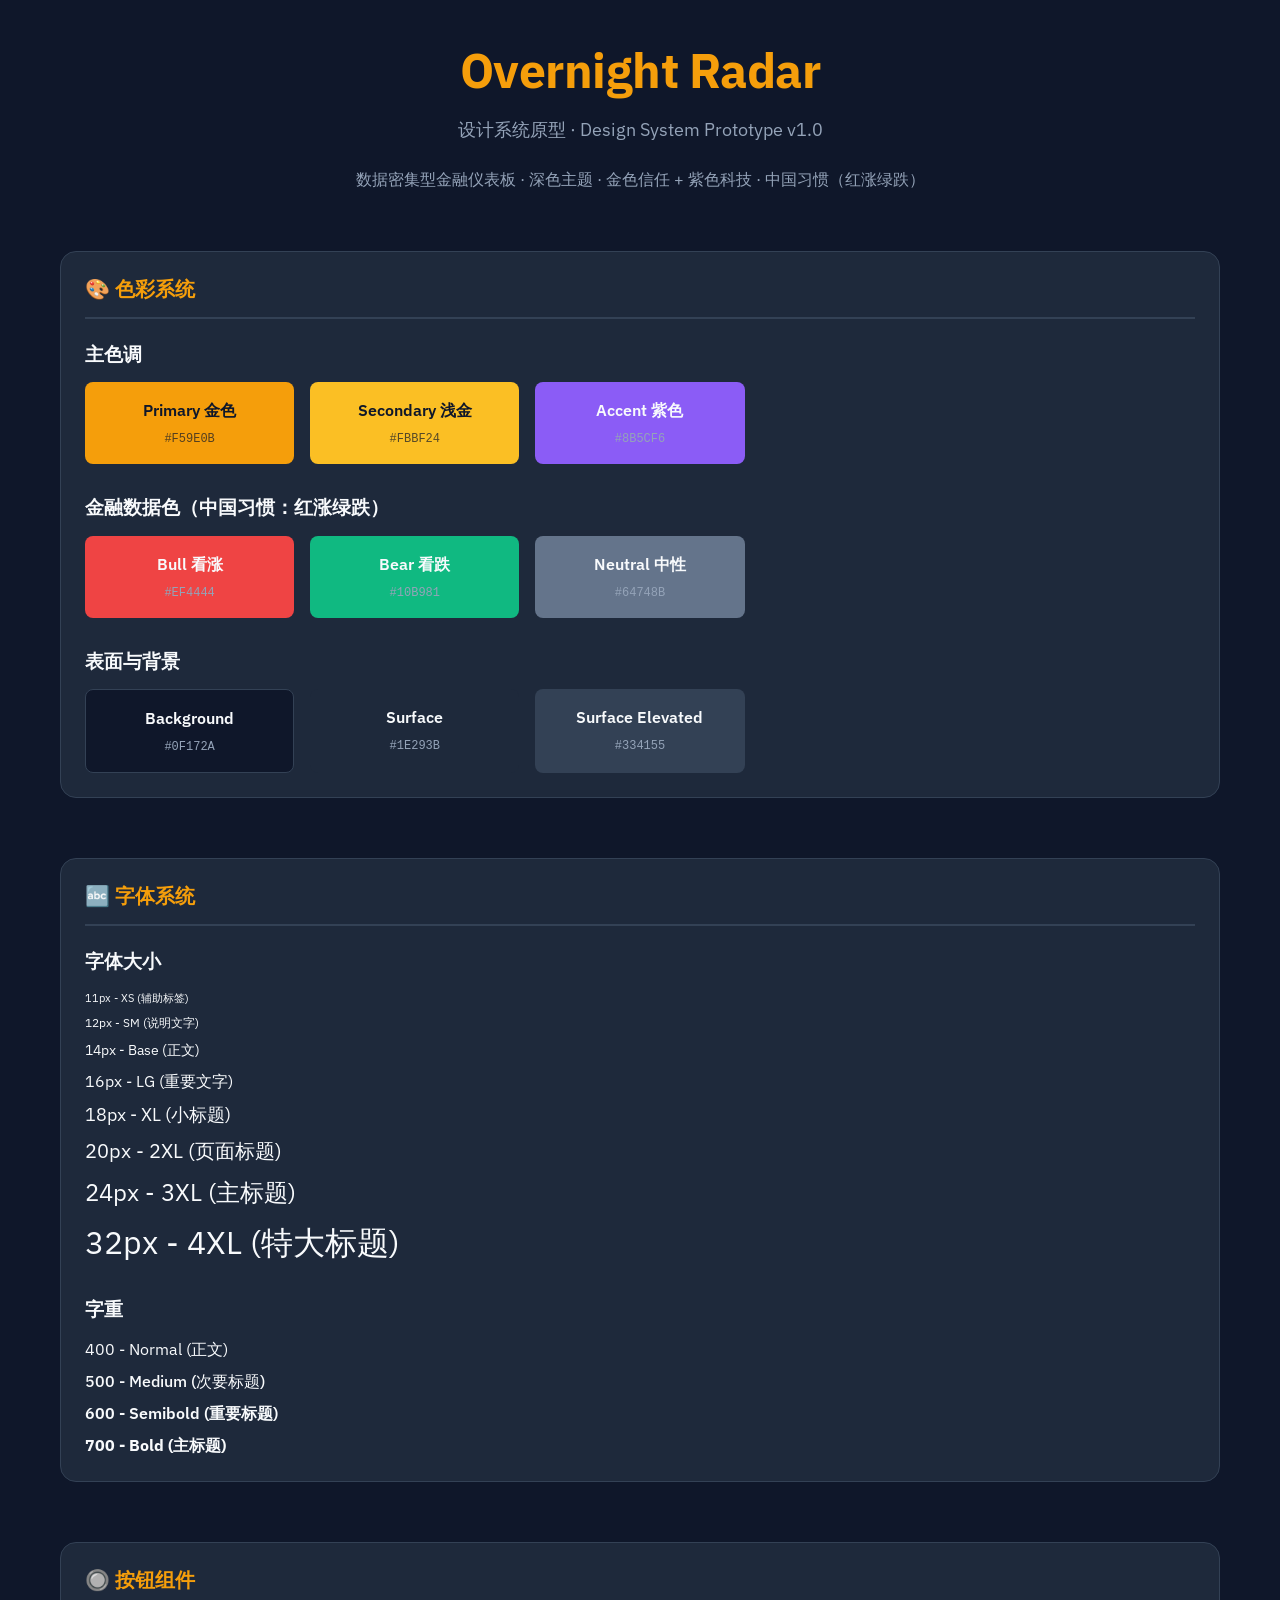
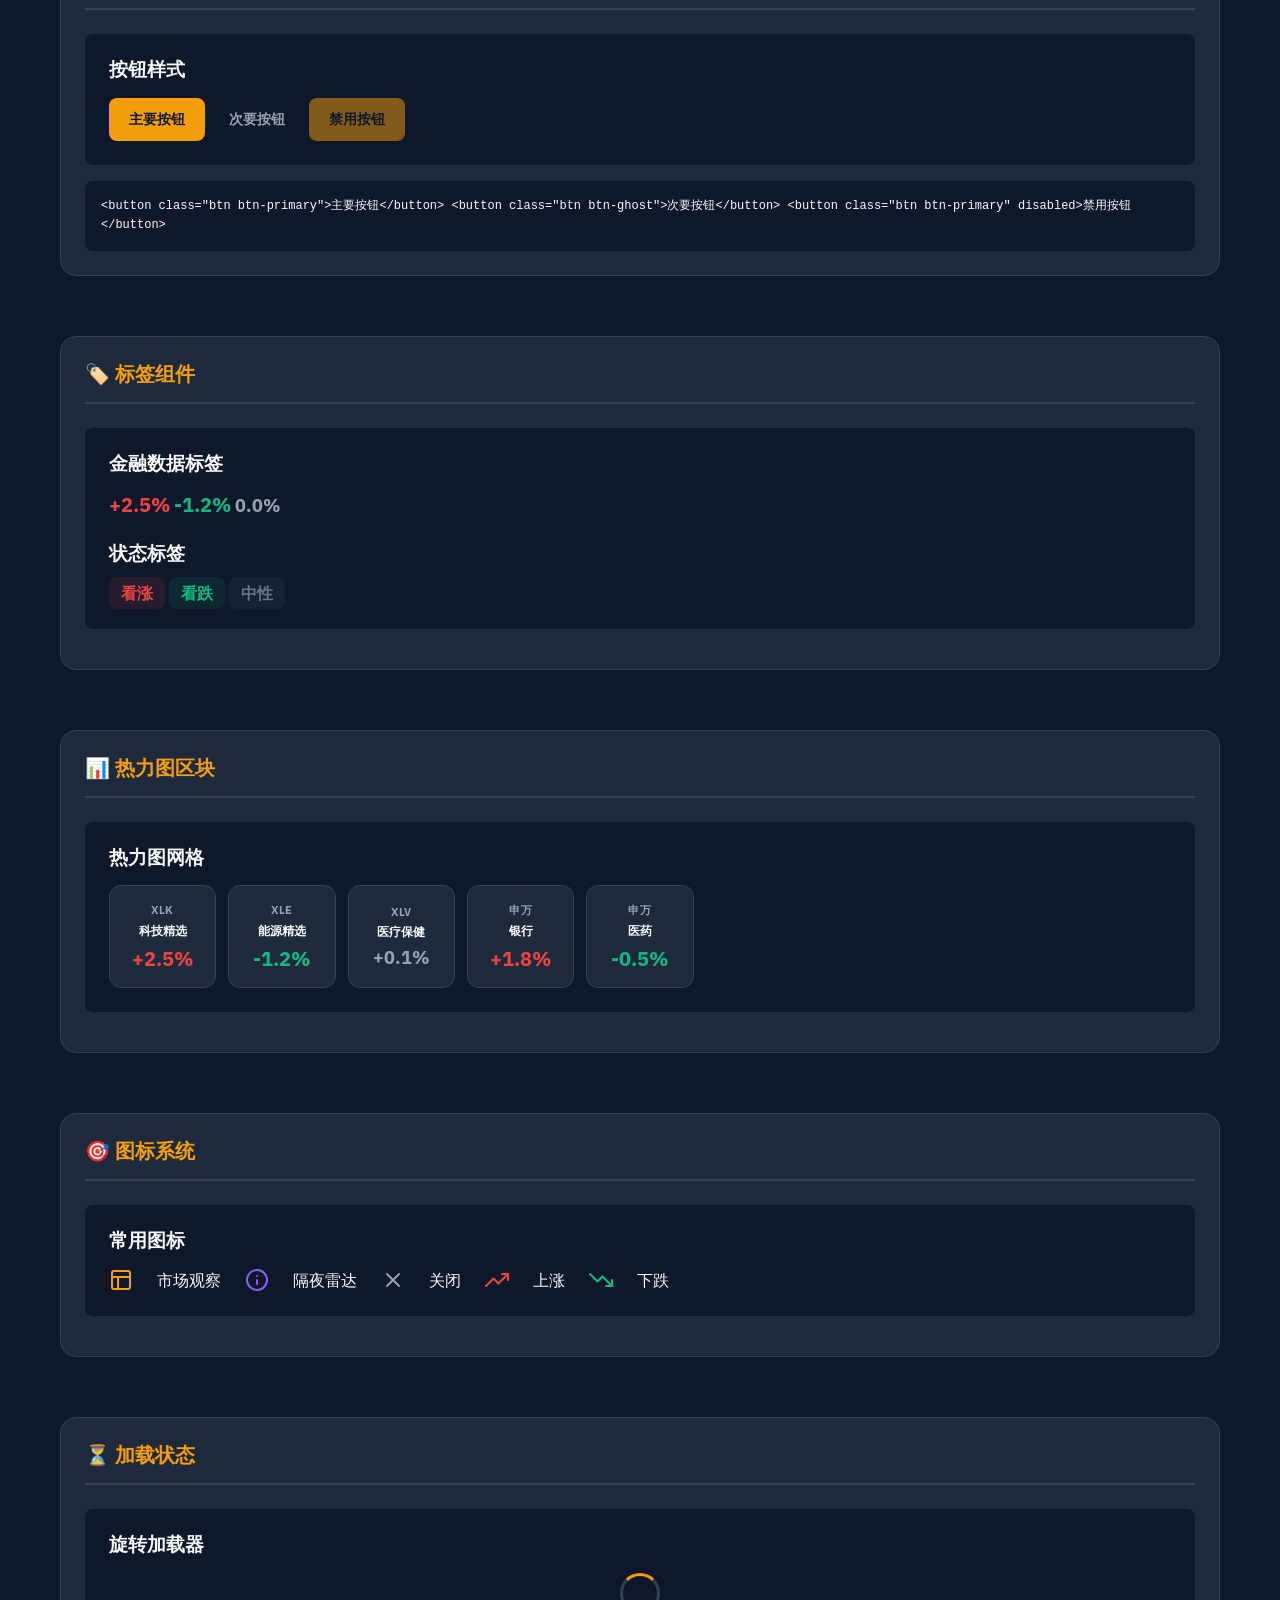
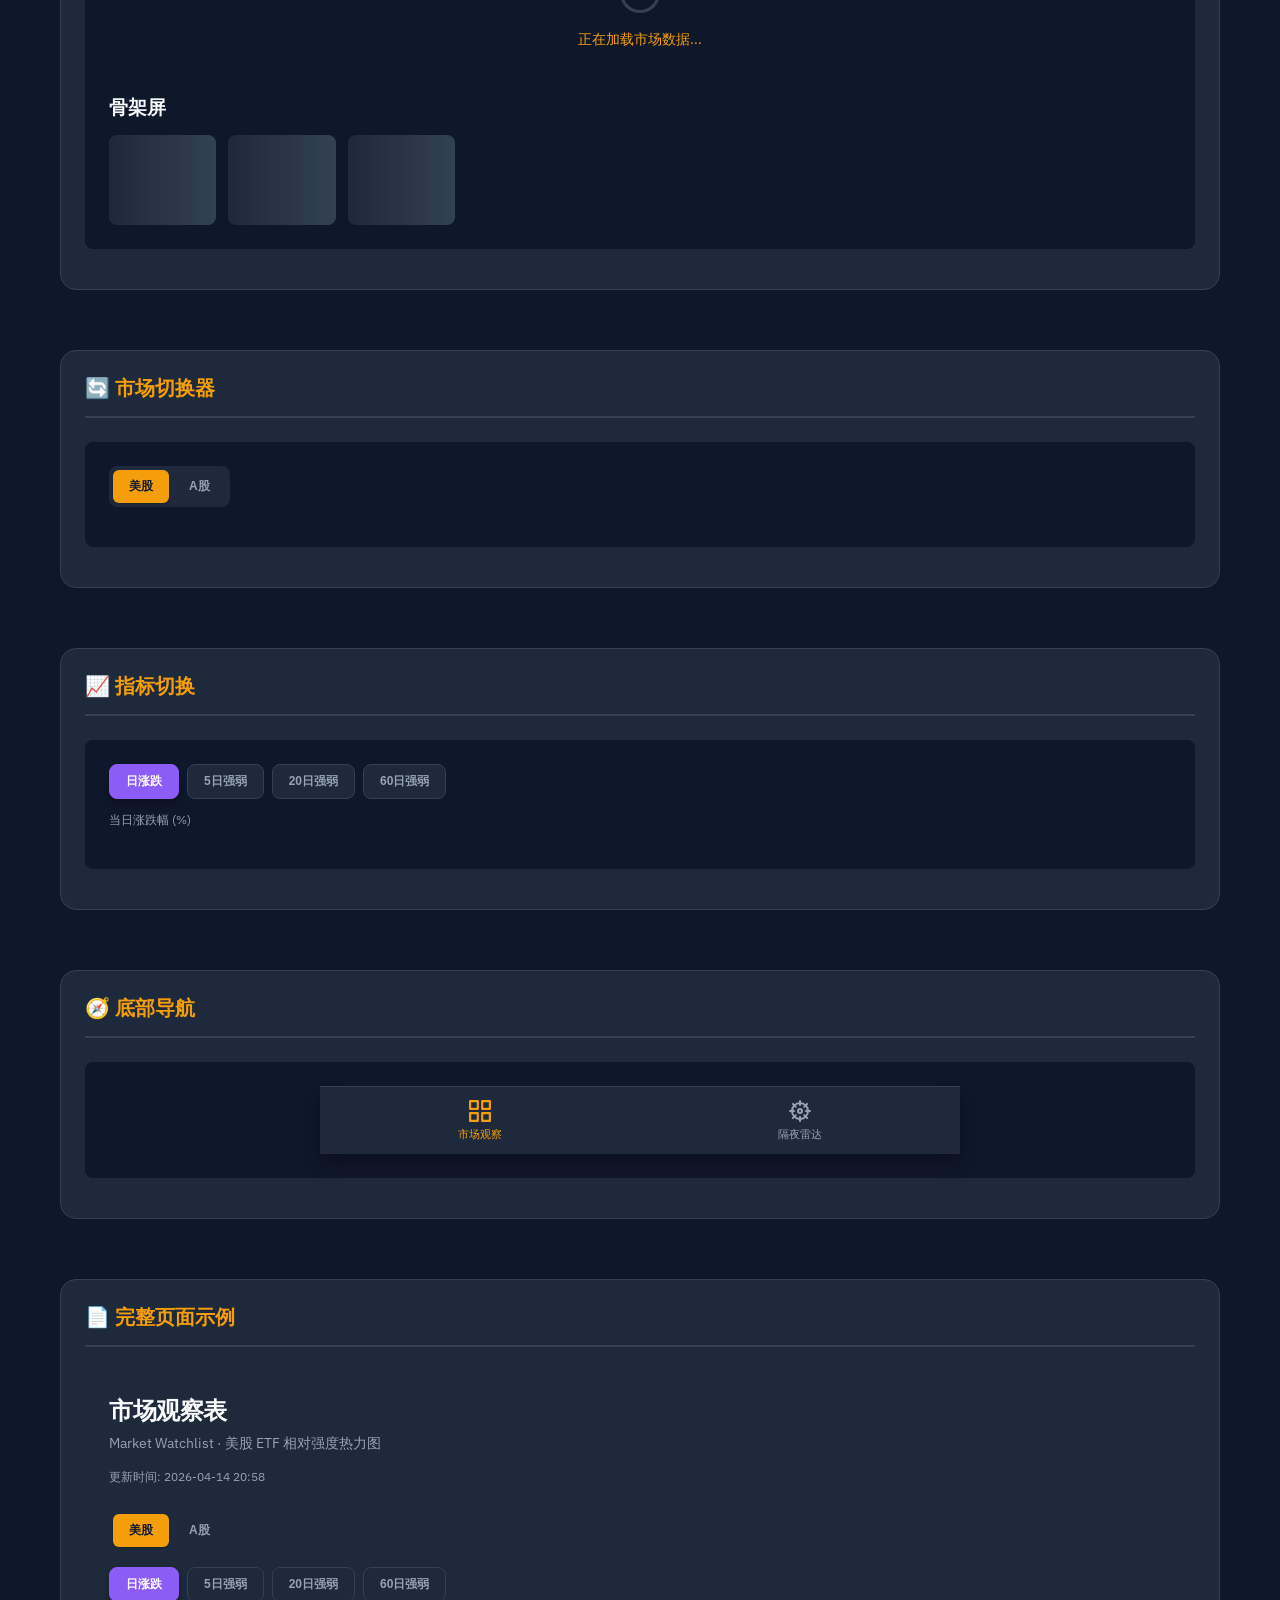
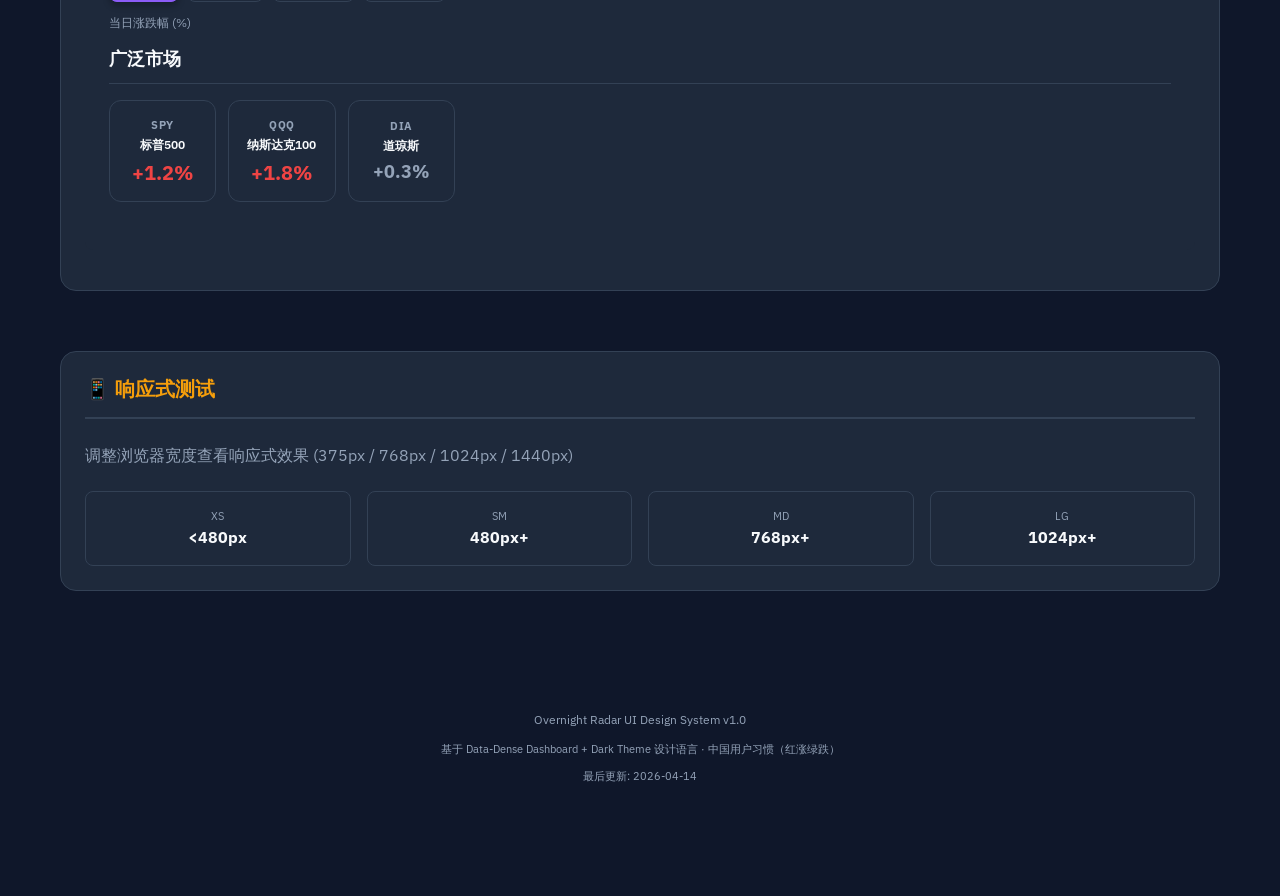
<file: design/design-system.html>
<!DOCTYPE html>
<html lang="zh-CN">
<head>
  <meta charset="UTF-8">
  <meta name="viewport" content="width=device-width, initial-scale=1.0">
  <title>Overnight Radar - 设计系统原型 v1.0</title>

  <!-- Google Fonts -->
  <link rel="preconnect" href="https://fonts.googleapis.com">
  <link rel="preconnect" href="https://fonts.gstatic.com" crossorigin>
  <link href="https://fonts.googleapis.com/css2?family=IBM+Plex+Sans:wght@300;400;500;600;700&display=swap" rel="stylesheet">

  <style>
    /* ──────────────────────────────────────────────── */
    /* 🎨 Overnight Radar - Design System Styles       */
    /* ──────────────────────────────────────────────── */

    /* ─── CSS Variables ───────────────────────────── */
    :root {
      /* ── Colors ───────────────────────────────────── */
      --color-primary: #F59E0B;
      --color-on-primary: #0F172A;
      --color-secondary: #FBBF24;
      --color-accent: #8B5CF6;
      --color-background: #0F172A;
      --color-surface: #1E293B;
      --color-surface-elevated: #334155;
      --color-foreground: #F8FAFC;
      --color-muted: #94A3B8;
      --color-border: #334155;
      --color-destructive: #EF4444;
      --color-success: #10B981;
      --color-warning: #F59E0B;
      --color-info: #3B82F6;
      --color-ring: #F59E0B;

      /* ── Status Colors (Financial) ─────────────────── */
      /* 中国习惯：红涨绿跌 */
      --color-bull: #EF4444;        /* 红色 - 看涨 */
      --color-bull-bg: rgba(239, 68, 68, 0.1);
      --color-bear: #10B981;        /* 绿色 - 看跌 */
      --color-bear-bg: rgba(16, 185, 129, 0.1);
      --color-neutral: #64748B;
      --color-neutral-bg: rgba(100, 116, 139, 0.1);

      /* ── Typography ────────────────────────────────── */
      --font-family: 'IBM Plex Sans', -apple-system, BlinkMacSystemFont, "Segoe UI", Roboto, sans-serif;
      --font-size-xs: 11px;
      --font-size-sm: 12px;
      --font-size-base: 14px;
      --font-size-lg: 16px;
      --font-size-xl: 18px;
      --font-size-2xl: 20px;
      --font-size-3xl: 24px;
      --font-size-4xl: 32px;

      --font-weight-normal: 400;
      --font-weight-medium: 500;
      --font-weight-semibold: 600;
      --font-weight-bold: 700;

      --line-height-tight: 1.25;
      --line-height-normal: 1.5;
      --line-height-relaxed: 1.75;

      /* ── Spacing ───────────────────────────────────── */
      --spacing-1: 4px;
      --spacing-2: 8px;
      --spacing-3: 12px;
      --spacing-4: 16px;
      --spacing-5: 20px;
      --spacing-6: 24px;
      --spacing-8: 32px;
      --spacing-10: 40px;
      --spacing-12: 48px;

      /* ── Border Radius ─────────────────────────────── */
      --radius-sm: 6px;
      --radius-md: 8px;
      --radius-lg: 12px;
      --radius-xl: 16px;
      --radius-full: 9999px;

      /* ── Shadows ────────────────────────────────────── */
      --shadow-sm: 0 1px 2px rgba(0, 0, 0, 0.2);
      --shadow-md: 0 4px 6px rgba(0, 0, 0, 0.25);
      --shadow-lg: 0 10px 15px rgba(0, 0, 0, 0.3);
      --shadow-xl: 0 20px 25px rgba(0, 0, 0, 0.35);

      /* ── Transitions ────────────────────────────────── */
      --transition-fast: 150ms ease;
      --transition-base: 200ms ease;
      --transition-slow: 300ms ease;
    }

    /* ─── Reset & Base ───────────────────────────────── */
    * {
      margin: 0;
      padding: 0;
      box-sizing: border-box;
    }

    body {
      font-family: var(--font-family);
      background: var(--color-background);
      color: var(--color-foreground);
      line-height: var(--line-height-normal);
      -webkit-font-smoothing: antialiased;
      -moz-osx-font-smoothing: grayscale;
    }

    h1, h2, h3, h4, h5, h6 {
      font-weight: var(--font-weight-bold);
      line-height: var(--line-height-tight);
      color: var(--color-foreground);
    }

    p {
      margin-bottom: 1em;
    }

    /* ─── Components ─────────────────────────────────── */

    /* Buttons */
    .btn {
      display: inline-flex;
      align-items: center;
      justify-content: center;
      gap: var(--spacing-2);
      padding: var(--spacing-3) var(--spacing-5);
      border: none;
      border-radius: var(--radius-md);
      font-family: var(--font-family);
      font-size: var(--font-size-base);
      font-weight: var(--font-weight-semibold);
      cursor: pointer;
      transition: all var(--transition-base);
      text-decoration: none;
      white-space: nowrap;
    }

    .btn-primary {
      background: var(--color-primary);
      color: var(--color-on-primary);
    }

    .btn-primary:hover:not(:disabled) {
      background: var(--color-secondary);
      transform: translateY(-1px);
      box-shadow: var(--shadow-md);
    }

    .btn-ghost {
      background: transparent;
      color: var(--color-muted);
    }

    .btn-ghost:hover:not(:disabled) {
      background: var(--color-neutral-bg);
      color: var(--color-foreground);
    }

    .btn:disabled {
      opacity: 0.5;
      cursor: not-allowed;
    }

    /* Loading Spinner */
    .loading-spinner {
      width: 40px;
      height: 40px;
      border: 3px solid var(--color-surface-elevated);
      border-top-color: var(--color-primary);
      border-radius: var(--radius-full);
      animation: spin 0.8s linear infinite;
    }

    @keyframes spin {
      to { transform: rotate(360deg); }
    }

    /* Skeleton */
    .skeleton {
      background: linear-gradient(
        90deg,
        var(--color-surface) 0%,
        var(--color-surface-elevated) 50%,
        var(--color-surface) 100%
      );
      background-size: 200% 100%;
      animation: shimmer 1.5s ease-in-out infinite;
      border-radius: var(--radius-md);
    }

    @keyframes shimmer {
      0% { background-position: 200% 0; }
      100% { background-position: -200% 0; }
    }

    /* Market Switcher */
    .wl-market-switcher-top {
      display: inline-flex;
      gap: var(--spacing-1);
      background: var(--color-surface);
      padding: var(--spacing-1);
      border-radius: var(--radius-md);
      margin-bottom: var(--spacing-4);
    }

    .wl-market-btn {
      padding: var(--spacing-2) var(--spacing-4);
      border: none;
      background: transparent;
      color: var(--color-muted);
      font-size: var(--font-size-sm);
      font-weight: var(--font-weight-semibold);
      border-radius: var(--radius-sm);
      cursor: pointer;
      transition: all var(--transition-base);
    }

    .wl-market-btn:hover {
      color: var(--color-foreground);
    }

    .wl-market-btn.active {
      background: var(--color-primary);
      color: var(--color-on-primary);
      box-shadow: var(--shadow-sm);
    }

    /* Indicators */
    .wl-indicators {
      margin-bottom: var(--spacing-4);
    }

    .wl-indicators-row {
      display: flex;
      gap: var(--spacing-2);
      margin-bottom: var(--spacing-3);
      flex-wrap: wrap;
      align-items: center;
    }

    .wl-indicator-btn {
      padding: var(--spacing-2) var(--spacing-4);
      border: 1px solid var(--color-border);
      background: var(--color-surface);
      color: var(--color-muted);
      font-size: var(--font-size-sm);
      font-weight: var(--font-weight-semibold);
      border-radius: var(--radius-md);
      cursor: pointer;
      transition: all var(--transition-base);
    }

    .wl-indicator-btn:hover {
      background: var(--color-surface-elevated);
      color: var(--color-foreground);
      border-color: var(--color-muted);
    }

    .wl-indicator-btn.active {
      background: var(--color-accent);
      color: #fff;
      border-color: var(--color-accent);
      box-shadow: var(--shadow-md);
    }

    .wl-indicator-desc {
      font-size: var(--font-size-sm);
      color: var(--color-muted);
      margin: 0;
      line-height: var(--line-height-normal);
    }

    /* Heatmap Blocks */
    .wl-blocks {
      display: grid;
      grid-template-columns: repeat(auto-fill, minmax(100px, 1fr));
      gap: var(--spacing-3);
    }

    .wl-block {
      background: var(--color-surface);
      border: 1px solid var(--color-border);
      border-radius: var(--radius-lg);
      padding: var(--spacing-4) var(--spacing-3);
      text-align: center;
      cursor: pointer;
      transition: all var(--transition-base);
      display: flex;
      flex-direction: column;
      justify-content: center;
      align-items: center;
      min-height: 90px;
    }

    .wl-block:hover {
      background: var(--color-surface-elevated);
      border-color: var(--color-primary);
      transform: translateY(-2px);
      box-shadow: var(--shadow-lg);
    }

    .wl-block-ticker {
      font-size: var(--font-size-xs);
      font-weight: var(--font-weight-bold);
      color: var(--color-muted);
      margin-bottom: var(--spacing-1);
      letter-spacing: 0.5px;
      text-transform: uppercase;
    }

    .wl-block-name {
      font-size: var(--font-size-sm);
      font-weight: var(--font-weight-semibold);
      color: var(--color-foreground);
      margin-bottom: var(--spacing-2);
      line-height: var(--line-height-tight);
    }

    .wl-block-value {
      font-size: var(--font-size-2xl);
      font-weight: var(--font-weight-bold);
      line-height: var(--line-height-tight);
    }

    .wl-block-value.up {
      color: var(--color-bull);
    }

    .wl-block-value.down {
      color: var(--color-bear);
    }

    .wl-block-value.neutral {
      color: var(--color-muted);
      font-size: var(--font-size-xl);
    }

    /* Groups */
    .wl-group {
      margin-bottom: var(--spacing-6);
    }

    .wl-group-title {
      font-size: var(--font-size-xl);
      font-weight: var(--font-weight-bold);
      color: var(--color-foreground);
      margin-bottom: var(--spacing-4);
      padding-bottom: var(--spacing-3);
      border-bottom: 1px solid var(--color-border);
    }

    /* Tab Navigation */
    .tab-nav {
      display: flex;
      background: var(--color-surface);
      border-top: 1px solid var(--color-border);
      box-shadow: var(--shadow-lg);
      max-width: 640px;
      margin: 0 auto;
    }

    .tab-item {
      flex: 1;
      display: flex;
      flex-direction: column;
      align-items: center;
      justify-content: center;
      padding: var(--spacing-3) 0;
      border: none;
      background: transparent;
      cursor: pointer;
      color: var(--color-muted);
      transition: all var(--transition-base);
    }

    .tab-item:hover {
      color: var(--color-foreground);
    }

    .tab-item.active {
      color: var(--color-primary);
    }

    .tab-icon {
      width: 24px;
      height: 24px;
      margin-bottom: var(--spacing-1);
      transition: transform var(--transition-base);
    }

    .tab-item.active .tab-icon {
      transform: scale(1.1);
    }

    .tab-label {
      font-size: var(--font-size-xs);
      font-weight: var(--font-weight-medium);
    }

    /* Header */
    .app-header {
      padding: var(--spacing-6) 0 var(--spacing-5);
      border-bottom: 1px solid var(--color-border);
      margin-bottom: var(--spacing-5);
    }

    .title {
      font-size: var(--font-size-3xl);
      font-weight: var(--font-weight-bold);
      color: var(--color-foreground);
      letter-spacing: -0.5px;
    }

    .slogan {
      font-size: var(--font-size-base);
      color: var(--color-muted);
      margin-top: var(--spacing-2);
      font-weight: var(--font-weight-normal);
    }

    .date {
      font-size: var(--font-size-sm);
      color: var(--color-muted);
      margin-top: var(--spacing-3);
    }

    /* ─── Design System Showcase Styles ─────────────── */
    .ds-section {
      margin-bottom: 60px;
      padding: 24px;
      background: var(--color-surface);
      border: 1px solid var(--color-border);
      border-radius: var(--radius-xl);
    }

    .ds-section-title {
      font-size: var(--font-size-2xl);
      font-weight: var(--font-weight-bold);
      margin-bottom: 24px;
      padding-bottom: 16px;
      border-bottom: 2px solid var(--color-border);
      color: var(--color-primary);
    }

    .ds-grid {
      display: grid;
      grid-template-columns: repeat(auto-fill, minmax(200px, 1fr));
      gap: 16px;
    }

    .ds-color-swatch {
      padding: 16px;
      border-radius: var(--radius-md);
      text-align: center;
    }

    .ds-color-name {
      font-weight: var(--font-weight-semibold);
      margin-bottom: 8px;
    }

    .ds-color-hex {
      font-family: monospace;
      font-size: var(--font-size-sm);
      color: var(--color-muted);
    }

    .ds-component-demo {
      padding: 24px;
      background: var(--color-background);
      border-radius: var(--radius-md);
      margin-bottom: 16px;
    }

    .ds-code {
      background: var(--color-background);
      padding: 16px;
      border-radius: var(--radius-md);
      overflow-x: auto;
      font-family: 'Monaco', 'Menlo', monospace;
      font-size: var(--font-size-sm);
      line-height: 1.6;
    }

    /* ─── Responsive ───────────────────────────────── */
    @media (max-width: 768px) {
      :root {
        --font-size-3xl: 20px;
        --font-size-2xl: 18px;
      }

      .wl-blocks {
        grid-template-columns: repeat(auto-fill, minmax(90px, 1fr));
        gap: var(--spacing-2);
      }

      .wl-block {
        padding: var(--spacing-3) var(--spacing-2);
        min-height: 80px;
      }

      .wl-block-value {
        font-size: var(--font-size-xl);
      }
    }

    /* ─── Reduced Motion ─────────────────────────────── */
    @media (prefers-reduced-motion: reduce) {
      *,
      *::before,
      *::after {
        animation-duration: 0.01ms !important;
        animation-iteration-count: 1 !important;
        transition-duration: 0.01ms !important;
      }
    }
  </style>
</head>
<body style="padding: 40px 20px; max-width: 1200px; margin: 0 auto;">

  <!-- ─── 页头 ───────────────────────────────────── -->
  <header style="margin-bottom: 60px; text-align: center;">
    <h1 class="title" style="font-size: 48px; margin-bottom: 16px;">
      <span style="color: var(--color-primary);">Overnight Radar</span>
    </h1>
    <p class="slogan" style="font-size: 18px;">
      设计系统原型 · Design System Prototype v1.0
    </p>
    <p style="color: var(--color-muted); margin-top: 24px;">
      数据密集型金融仪表板 · 深色主题 · 金色信任 + 紫色科技 · 中国习惯（红涨绿跌）
    </p>
  </header>

  <!-- ─── 色彩系统 ─────────────────────────────────── -->
  <section class="ds-section">
    <h2 class="ds-section-title">🎨 色彩系统</h2>

    <h3 style="margin-bottom: 16px;">主色调</h3>
    <div class="ds-grid">
      <div class="ds-color-swatch" style="background: var(--color-primary);">
        <div class="ds-color-name" style="color: var(--color-on-primary);">Primary 金色</div>
        <div class="ds-color-hex" style="color: rgba(15, 23, 42, 0.7);">#F59E0B</div>
      </div>
      <div class="ds-color-swatch" style="background: var(--color-secondary);">
        <div class="ds-color-name" style="color: var(--color-on-primary);">Secondary 浅金</div>
        <div class="ds-color-hex" style="color: rgba(15, 23, 42, 0.7);">#FBBF24</div>
      </div>
      <div class="ds-color-swatch" style="background: var(--color-accent);">
        <div class="ds-color-name">Accent 紫色</div>
        <div class="ds-color-hex">#8B5CF6</div>
      </div>
    </div>

    <h3 style="margin: 32px 0 16px;">金融数据色（中国习惯：红涨绿跌）</h3>
    <div class="ds-grid">
      <div class="ds-color-swatch" style="background: var(--color-bull);">
        <div class="ds-color-name">Bull 看涨</div>
        <div class="ds-color-hex">#EF4444</div>
      </div>
      <div class="ds-color-swatch" style="background: var(--color-bear);">
        <div class="ds-color-name">Bear 看跌</div>
        <div class="ds-color-hex">#10B981</div>
      </div>
      <div class="ds-color-swatch" style="background: var(--color-neutral);">
        <div class="ds-color-name">Neutral 中性</div>
        <div class="ds-color-hex">#64748B</div>
      </div>
    </div>

    <h3 style="margin: 32px 0 16px;">表面与背景</h3>
    <div class="ds-grid">
      <div class="ds-color-swatch" style="background: var(--color-background); border: 1px solid var(--color-border);">
        <div class="ds-color-name">Background</div>
        <div class="ds-color-hex">#0F172A</div>
      </div>
      <div class="ds-color-swatch" style="background: var(--color-surface);">
        <div class="ds-color-name">Surface</div>
        <div class="ds-color-hex">#1E293B</div>
      </div>
      <div class="ds-color-swatch" style="background: var(--color-surface-elevated);">
        <div class="ds-color-name">Surface Elevated</div>
        <div class="ds-color-hex">#334155</div>
      </div>
    </div>
  </section>

  <!-- ─── 字体系统 ─────────────────────────────────── -->
  <section class="ds-section">
    <h2 class="ds-section-title">🔤 字体系统</h2>

    <div style="margin-bottom: 32px;">
      <h3 style="margin-bottom: 16px;">字体大小</h3>
      <div style="font-size: var(--font-size-xs); margin-bottom: 8px;">11px - XS (辅助标签)</div>
      <div style="font-size: var(--font-size-sm); margin-bottom: 8px;">12px - SM (说明文字)</div>
      <div style="font-size: var(--font-size-base); margin-bottom: 8px;">14px - Base (正文)</div>
      <div style="font-size: var(--font-size-lg); margin-bottom: 8px;">16px - LG (重要文字)</div>
      <div style="font-size: var(--font-size-xl); margin-bottom: 8px;">18px - XL (小标题)</div>
      <div style="font-size: var(--font-size-2xl); margin-bottom: 8px;">20px - 2XL (页面标题)</div>
      <div style="font-size: var(--font-size-3xl); margin-bottom: 8px;">24px - 3XL (主标题)</div>
      <div style="font-size: var(--font-size-4xl);">32px - 4XL (特大标题)</div>
    </div>

    <div>
      <h3 style="margin-bottom: 16px;">字重</h3>
      <div style="font-weight: var(--font-weight-normal); margin-bottom: 8px;">400 - Normal (正文)</div>
      <div style="font-weight: var(--font-weight-medium); margin-bottom: 8px;">500 - Medium (次要标题)</div>
      <div style="font-weight: var(--font-weight-semibold); margin-bottom: 8px;">600 - Semibold (重要标题)</div>
      <div style="font-weight: var(--font-weight-bold);">700 - Bold (主标题)</div>
    </div>
  </section>

  <!-- ─── 按钮组件 ─────────────────────────────────── -->
  <section class="ds-section">
    <h2 class="ds-section-title">🔘 按钮组件</h2>

    <div class="ds-component-demo">
      <h3 style="margin-bottom: 16px;">按钮样式</h3>
      <button class="btn btn-primary">主要按钮</button>
      <button class="btn btn-ghost">次要按钮</button>
      <button class="btn btn-primary" disabled>禁用按钮</button>
    </div>

    <div class="ds-code">
&lt;button class="btn btn-primary"&gt;主要按钮&lt;/button&gt;
&lt;button class="btn btn-ghost"&gt;次要按钮&lt;/button&gt;
&lt;button class="btn btn-primary" disabled&gt;禁用按钮&lt;/button&gt;
    </div>
  </section>

  <!-- ─── 标签组件 ─────────────────────────────────── -->
  <section class="ds-section">
    <h2 class="ds-section-title">🏷️ 标签组件</h2>

    <div class="ds-component-demo">
      <h3 style="margin-bottom: 16px;">金融数据标签</h3>
      <span class="wl-block-value up">+2.5%</span>
      <span class="wl-block-value down">-1.2%</span>
      <span class="wl-block-value neutral">0.0%</span>

      <h3 style="margin: 24px 0 16px;">状态标签</h3>
      <span style="padding: 6px 12px; background: var(--color-bull-bg); color: var(--color-bull); border-radius: var(--radius-md); font-weight: var(--font-weight-semibold);">看涨</span>
      <span style="padding: 6px 12px; background: var(--color-bear-bg); color: var(--color-bear); border-radius: var(--radius-md); font-weight: var(--font-weight-semibold);">看跌</span>
      <span style="padding: 6px 12px; background: var(--color-neutral-bg); color: var(--color-neutral); border-radius: var(--radius-md); font-weight: var(--font-weight-semibold);">中性</span>
    </div>
  </section>

  <!-- ─── 热力图区块 ─────────────────────────────────── -->
  <section class="ds-section">
    <h2 class="ds-section-title">📊 热力图区块</h2>

    <div class="ds-component-demo">
      <h3 style="margin-bottom: 16px;">热力图网格</h3>
      <div class="wl-blocks">
        <div class="wl-block">
          <div class="wl-block-ticker">XLK</div>
          <div class="wl-block-name">科技精选</div>
          <div class="wl-block-value up">+2.5%</div>
        </div>
        <div class="wl-block">
          <div class="wl-block-ticker">XLE</div>
          <div class="wl-block-name">能源精选</div>
          <div class="wl-block-value down">-1.2%</div>
        </div>
        <div class="wl-block">
          <div class="wl-block-ticker">XLV</div>
          <div class="wl-block-name">医疗保健</div>
          <div class="wl-block-value neutral">+0.1%</div>
        </div>
        <div class="wl-block cn">
          <div class="wl-block-ticker">申万</div>
          <div class="wl-block-name">银行</div>
          <div class="wl-block-value up">+1.8%</div>
        </div>
        <div class="wl-block cn">
          <div class="wl-block-ticker">申万</div>
          <div class="wl-block-name">医药</div>
          <div class="wl-block-value down">-0.5%</div>
        </div>
      </div>
    </div>
  </section>

  <!-- ─── 图标系统 ─────────────────────────────────── -->
  <section class="ds-section">
    <h2 class="ds-section-title">🎯 图标系统</h2>

    <div class="ds-component-demo">
      <h3 style="margin-bottom: 16px;">常用图标</h3>
      <div style="display: flex; gap: 24px; align-items: center; flex-wrap: wrap;">
        <!-- 市场/网格图标 -->
        <svg class="icon" xmlns="http://www.w3.org/2000/svg" width="24" height="24" viewBox="0 0 24 24" fill="none" stroke="var(--color-primary)" stroke-width="2" stroke-linecap="round" stroke-linejoin="round" style="display: inline-flex; align-items: center;">
          <rect x="3" y="3" width="18" height="18" rx="2" ry="2"></rect>
          <line x1="3" y1="9" x2="21" y2="9"></line>
          <line x1="9" y1="21" x2="9" y2="9"></line>
        </svg>
        <span>市场观察</span>

        <!-- 雷达/通知图标 -->
        <svg class="icon" xmlns="http://www.w3.org/2000/svg" width="24" height="24" viewBox="0 0 24 24" fill="none" stroke="var(--color-accent)" stroke-width="2" stroke-linecap="round" stroke-linejoin="round" style="display: inline-flex; align-items: center;">
          <circle cx="12" cy="12" r="10"></circle>
          <line x1="12" y1="16" x2="12" y2="12"></line>
          <line x1="12" y1="8" x2="12.01" y2="8"></line>
        </svg>
        <span>隔夜雷达</span>

        <!-- 关闭图标 -->
        <svg class="icon" xmlns="http://www.w3.org/2000/svg" width="24" height="24" viewBox="0 0 24 24" fill="none" stroke="var(--color-muted)" stroke-width="2" stroke-linecap="round" stroke-linejoin="round" style="display: inline-flex; align-items: center;">
          <line x1="18" y1="6" x2="6" y2="18"></line>
          <line x1="6" y1="6" x2="18" y2="18"></line>
        </svg>
        <span>关闭</span>

        <!-- 上涨图标 -->
        <svg class="icon" xmlns="http://www.w3.org/2000/svg" width="24" height="24" viewBox="0 0 24 24" fill="none" stroke="var(--color-bull)" stroke-width="2" stroke-linecap="round" stroke-linejoin="round" style="display: inline-flex; align-items: center;">
          <polyline points="23 6 13.5 15.5 8.5 10.5 1 18"></polyline>
          <polyline points="17 6 23 6 23 12"></polyline>
        </svg>
        <span>上涨</span>

        <!-- 下跌图标 -->
        <svg class="icon" xmlns="http://www.w3.org/2000/svg" width="24" height="24" viewBox="0 0 24 24" fill="none" stroke="var(--color-bear)" stroke-width="2" stroke-linecap="round" stroke-linejoin="round" style="display: inline-flex; align-items: center;">
          <polyline points="23 18 13.5 8.5 8.5 13.5 1 6"></polyline>
          <polyline points="17 18 23 18 23 12"></polyline>
        </svg>
        <span>下跌</span>
      </div>
    </div>
  </section>

  <!-- ─── 加载状态 ─────────────────────────────────── -->
  <section class="ds-section">
    <h2 class="ds-section-title">⏳ 加载状态</h2>

    <div class="ds-component-demo">
      <h3 style="margin-bottom: 16px;">旋转加载器</h3>
      <div style="display: flex; flex-direction: column; align-items: center; gap: 16px;">
        <div class="loading-spinner"></div>
        <p style="color: var(--color-primary); font-size: var(--font-size-base);">正在加载市场数据...</p>
      </div>

      <h3 style="margin: 32px 0 16px;">骨架屏</h3>
      <div style="display: grid; grid-template-columns: repeat(auto-fill, minmax(100px, 1fr)); gap: 12px;">
        <div class="skeleton" style="height: 90px;"></div>
        <div class="skeleton" style="height: 90px;"></div>
        <div class="skeleton" style="height: 90px;"></div>
      </div>
    </div>
  </section>

  <!-- ─── 市场切换器 ─────────────────────────────────── -->
  <section class="ds-section">
    <h2 class="ds-section-title">🔄 市场切换器</h2>

    <div class="ds-component-demo">
      <div class="wl-market-switcher-top">
        <button class="wl-market-btn active">美股</button>
        <button class="wl-market-btn">A股</button>
      </div>
    </div>
  </section>

  <!-- ─── 指标切换 ─────────────────────────────────── -->
  <section class="ds-section">
    <h2 class="ds-section-title">📈 指标切换</h2>

    <div class="ds-component-demo">
      <nav class="wl-indicators">
        <div class="wl-indicators-row">
          <button class="wl-indicator-btn active">日涨跌</button>
          <button class="wl-indicator-btn">5日强弱</button>
          <button class="wl-indicator-btn">20日强弱</button>
          <button class="wl-indicator-btn">60日强弱</button>
        </div>
        <p class="wl-indicator-desc">当日涨跌幅 (%)</p>
      </nav>
    </div>
  </section>

  <!-- ─── 底部导航 ─────────────────────────────────── -->
  <section class="ds-section">
    <h2 class="ds-section-title">🧭 底部导航</h2>

    <div class="ds-component-demo">
      <nav class="tab-nav" style="position: relative;">
        <button class="tab-item active">
          <svg class="tab-icon" xmlns="http://www.w3.org/2000/svg" width="24" height="24" viewBox="0 0 24 24" fill="none" stroke="currentColor" stroke-width="2" stroke-linecap="round" stroke-linejoin="round">
            <rect x="3" y="3" width="7" height="7"></rect>
            <rect x="14" y="3" width="7" height="7"></rect>
            <rect x="14" y="14" width="7" height="7"></rect>
            <path d="M3 14h7v7H3z"></path>
          </svg>
          <span class="tab-label">市场观察</span>
        </button>
        <button class="tab-item">
          <svg class="tab-icon" xmlns="http://www.w3.org/2000/svg" width="24" height="24" viewBox="0 0 24 24" fill="none" stroke="currentColor" stroke-width="2" stroke-linecap="round" stroke-linejoin="round">
            <path d="M12 20a8 8 0 1 0 0-16 8 8 0 0 0 0 16z"></path>
            <path d="M12 14a2 2 0 1 0 0-4 2 2 0 0 0 0 4z"></path>
            <path d="M12 2v4"></path>
            <path d="M12 18v4"></path>
            <path d="M4.93 4.93l2.83 2.83"></path>
            <path d="M16.24 16.24l2.83 2.83"></path>
            <path d="M2 12h4"></path>
            <path d="M18 12h4"></path>
            <path d="M4.93 19.07l2.83-2.83"></path>
            <path d="M16.24 7.76l2.83-2.83"></path>
          </svg>
          <span class="tab-label">隔夜雷达</span>
        </button>
      </nav>
    </div>
  </section>

  <!-- ─── 完整页面示例 ───────────────────────────────── -->
  <section class="ds-section">
    <h2 class="ds-section-title">📄 完整页面示例</h2>

    <div class="ds-component-demo" style="background: var(--color-surface);">
      <header class="app-header" style="border: none; padding: 0; margin: 0 0 24px 0;">
        <h1 class="title">市场观察表</h1>
        <p class="slogan">Market Watchlist · 美股 ETF 相对强度热力图</p>
        <p class="date">更新时间: 2026-04-14 20:58</p>
      </header>

      <div class="wl-market-switcher-top">
        <button class="wl-market-btn active">美股</button>
        <button class="wl-market-btn">A股</button>
      </div>

      <nav class="wl-indicators">
        <div class="wl-indicators-row">
          <button class="wl-indicator-btn active">日涨跌</button>
          <button class="wl-indicator-btn">5日强弱</button>
          <button class="wl-indicator-btn">20日强弱</button>
          <button class="wl-indicator-btn">60日强弱</button>
        </div>
        <p class="wl-indicator-desc">当日涨跌幅 (%)</p>
      </nav>

      <div class="wl-group">
        <h2 class="wl-group-title">广泛市场</h2>
        <div class="wl-blocks">
          <div class="wl-block">
            <div class="wl-block-ticker">SPY</div>
            <div class="wl-block-name">标普500</div>
            <div class="wl-block-value up">+1.2%</div>
          </div>
          <div class="wl-block">
            <div class="wl-block-ticker">QQQ</div>
            <div class="wl-block-name">纳斯达克100</div>
            <div class="wl-block-value up">+1.8%</div>
          </div>
          <div class="wl-block">
            <div class="wl-block-ticker">DIA</div>
            <div class="wl-block-name">道琼斯</div>
            <div class="wl-block-value neutral">+0.3%</div>
          </div>
        </div>
      </div>
    </div>
  </section>

  <!-- ─── 响应式测试 ─────────────────────────────────── -->
  <section class="ds-section">
    <h2 class="ds-section-title">📱 响应式测试</h2>

    <p style="color: var(--color-muted); margin-bottom: 24px;">
      调整浏览器宽度查看响应式效果 (375px / 768px / 1024px / 1440px)
    </p>

    <div style="display: grid; grid-template-columns: repeat(4, 1fr); gap: 16px;">
      <div style="background: var(--color-surface); padding: 16px; border-radius: var(--radius-md); text-align: center; border: 1px solid var(--color-border);">
        <div style="font-size: var(--font-size-xs); color: var(--color-muted);">XS</div>
        <div style="font-size: var(--font-size-lg); font-weight: var(--font-weight-bold);">&lt;480px</div>
      </div>
      <div style="background: var(--color-surface); padding: 16px; border-radius: var(--radius-md); text-align: center; border: 1px solid var(--color-border);">
        <div style="font-size: var(--font-size-xs); color: var(--color-muted);">SM</div>
        <div style="font-size: var(--font-size-lg); font-weight: var(--font-weight-bold);">480px+</div>
      </div>
      <div style="background: var(--color-surface); padding: 16px; border-radius: var(--radius-md); text-align: center; border: 1px solid var(--color-border);">
        <div style="font-size: var(--font-size-xs); color: var(--color-muted);">MD</div>
        <div style="font-size: var(--font-size-lg); font-weight: var(--font-weight-bold);">768px+</div>
      </div>
      <div style="background: var(--color-surface); padding: 16px; border-radius: var(--radius-md); text-align: center; border: 1px solid var(--color-border);">
        <div style="font-size: var(--font-size-xs); color: var(--color-muted);">LG</div>
        <div style="font-size: var(--font-size-lg); font-weight: var(--font-weight-bold);">1024px+</div>
      </div>
    </div>
  </section>

  <!-- ─── 页脚 ───────────────────────────────────── -->
  <footer style="text-align: center; padding: 60px 20px; color: var(--color-muted);">
    <p style="font-size: var(--font-size-sm);">
      Overnight Radar UI Design System v1.0
    </p>
    <p style="font-size: var(--font-size-xs); margin-top: 8px;">
      基于 Data-Dense Dashboard + Dark Theme 设计语言 · 中国用户习惯（红涨绿跌）
    </p>
    <p style="font-size: var(--font-size-xs); margin-top: 4px; color: var(--color-muted);">
      最后更新: 2026-04-14
    </p>
  </footer>

</body>
</html>
</file>
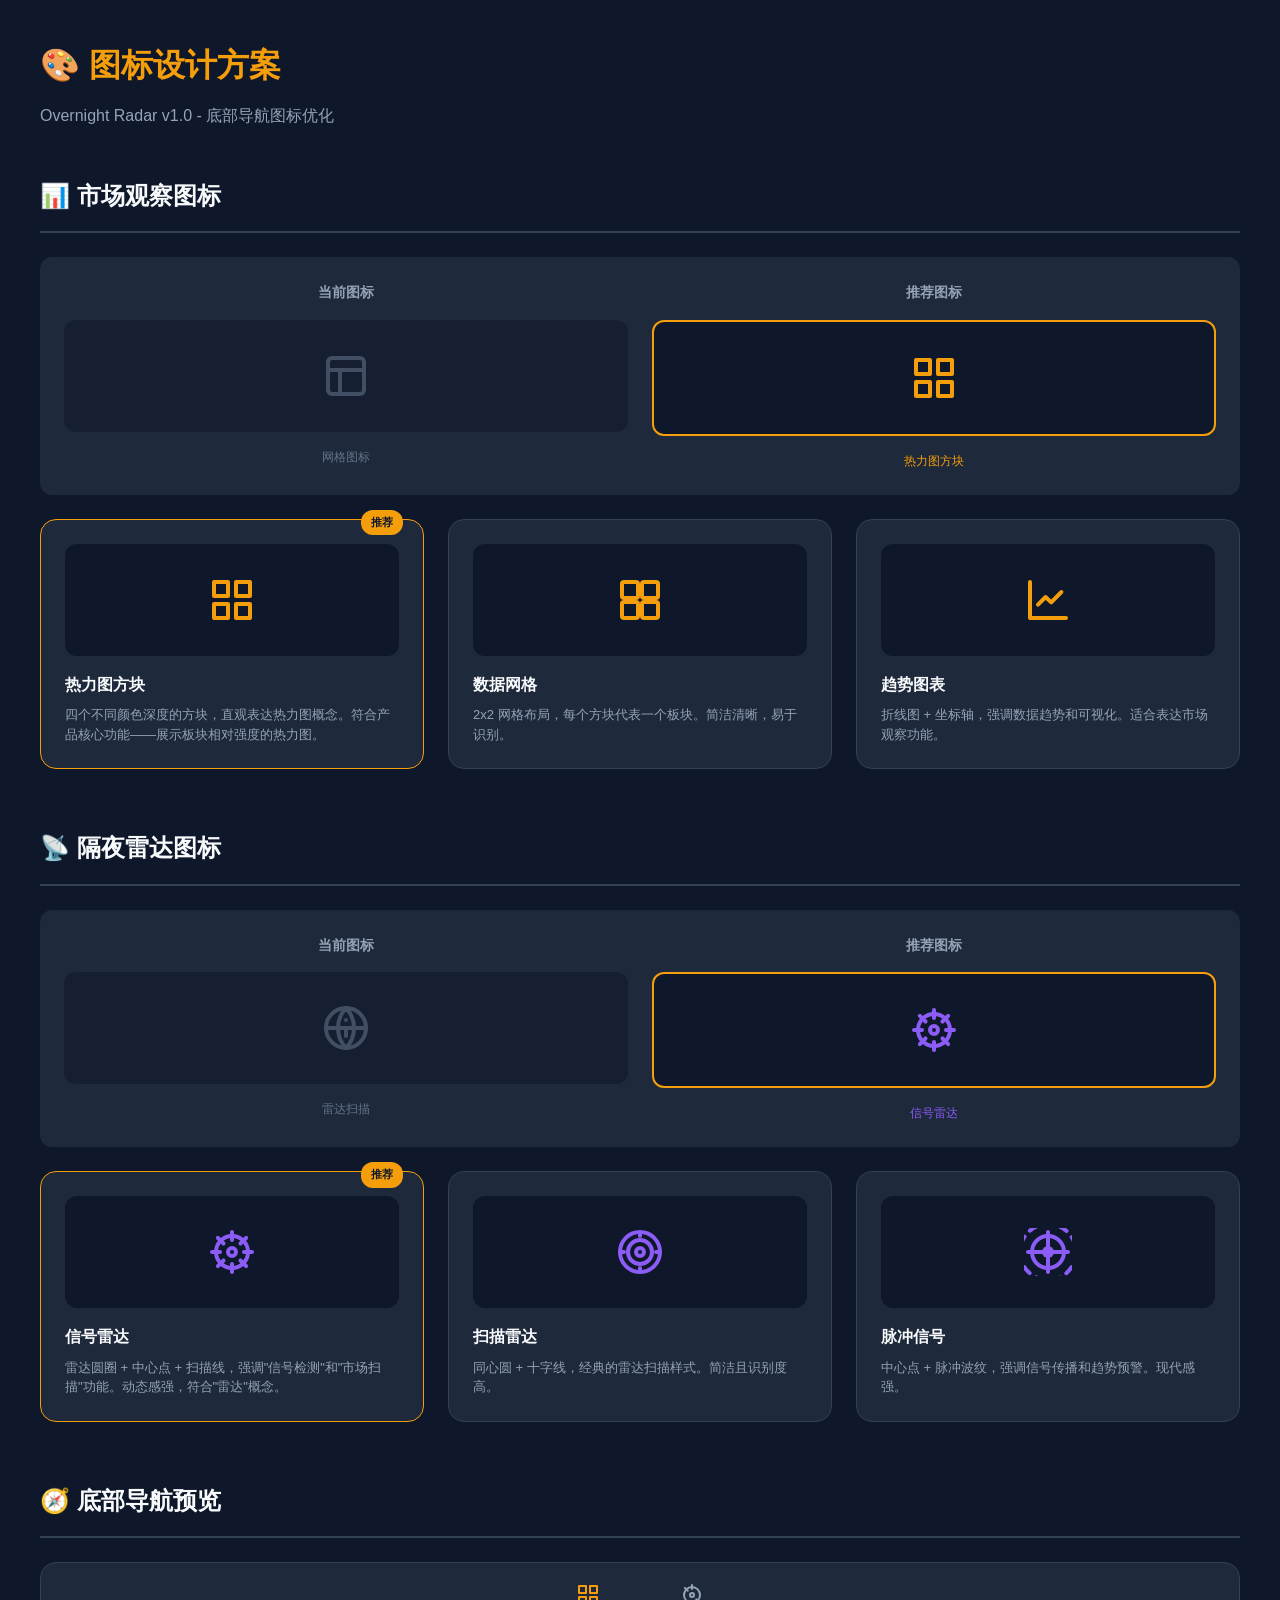
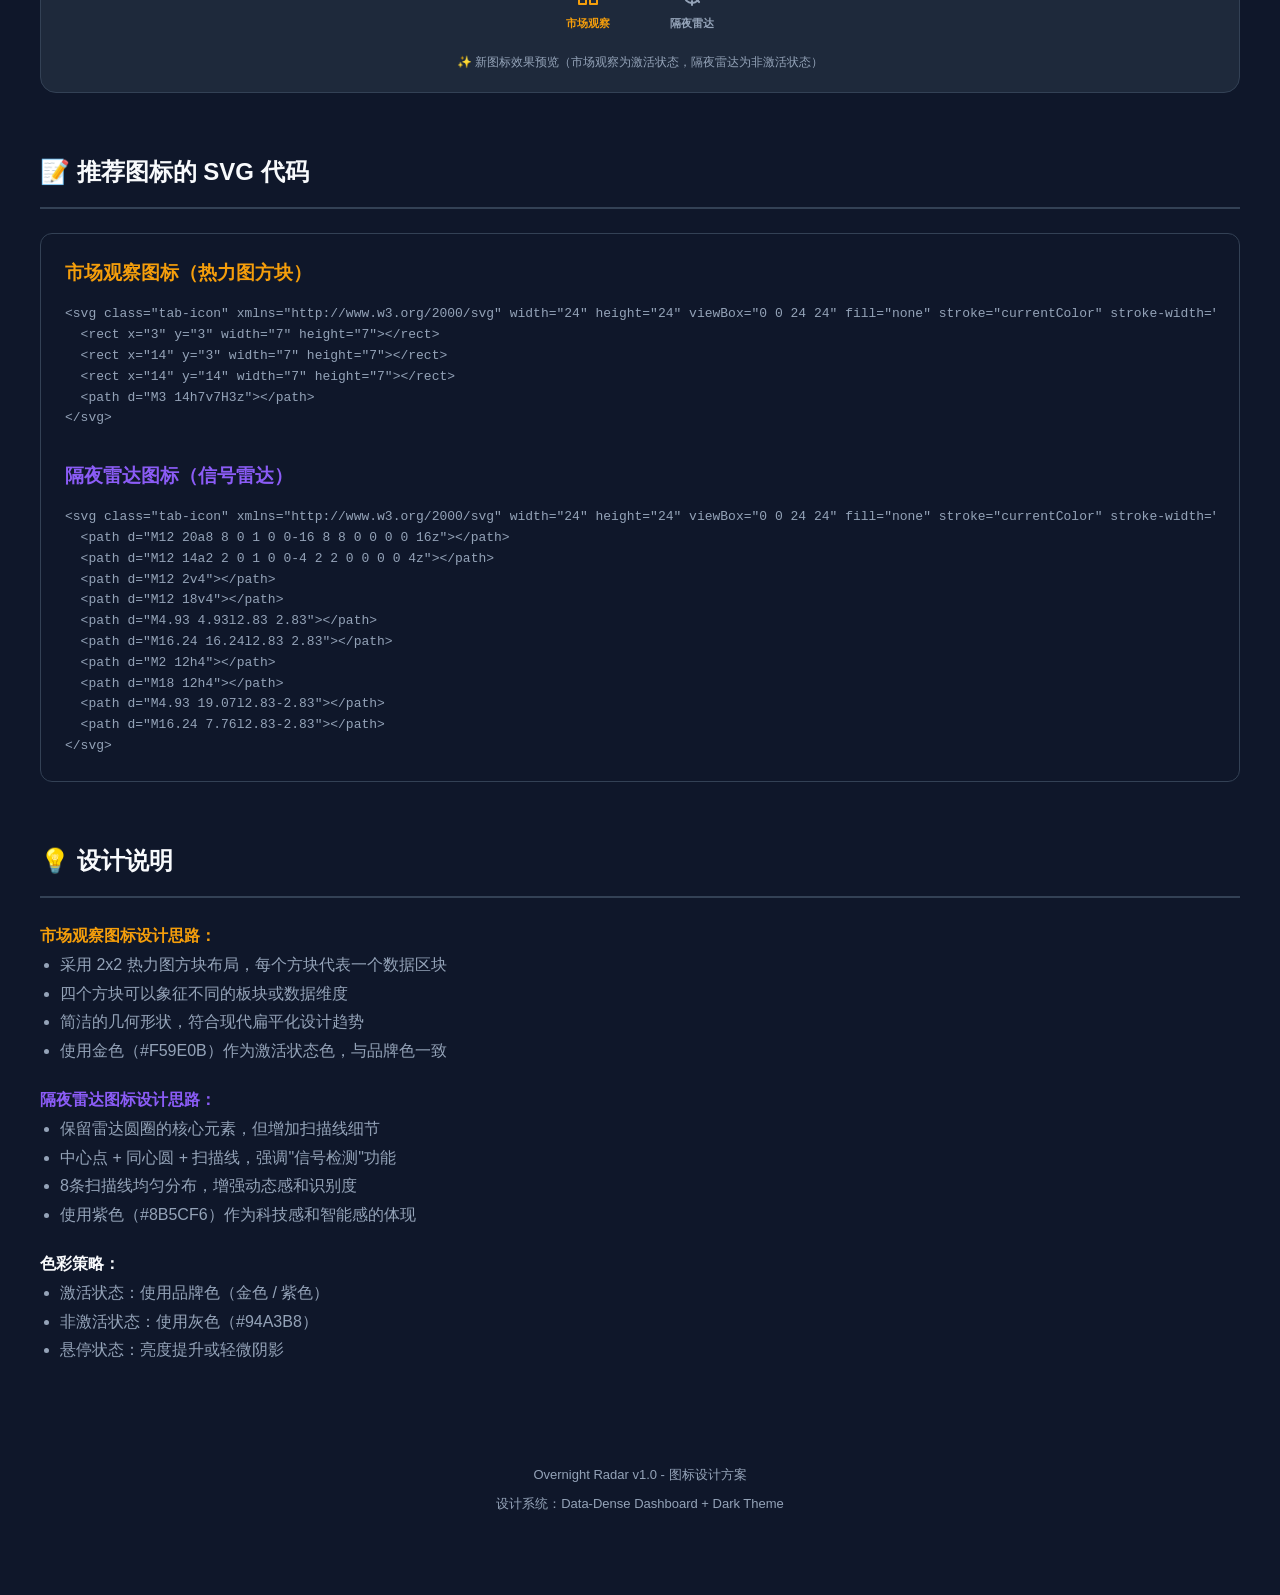
<file: design/icon-options.html>
<!DOCTYPE html>
<html lang="zh-CN">
<head>
  <meta charset="UTF-8">
  <meta name="viewport" content="width=device-width, initial-scale=1.0">
  <title>图标设计方案 - Overnight Radar</title>
  <style>
    * {
      margin: 0;
      padding: 0;
      box-sizing: border-box;
    }

    body {
      font-family: -apple-system, BlinkMacSystemFont, "Segoe UI", Roboto, sans-serif;
      background: #0F172A;
      color: #F8FAFC;
      padding: 40px 20px;
      line-height: 1.6;
    }

    .container {
      max-width: 1200px;
      margin: 0 auto;
    }

    h1 {
      font-size: 32px;
      font-weight: 700;
      margin-bottom: 12px;
      color: #F59E0B;
    }

    .subtitle {
      font-size: 16px;
      color: #94A3B8;
      margin-bottom: 48px;
    }

    .section {
      margin-bottom: 60px;
    }

    .section-title {
      font-size: 24px;
      font-weight: 700;
      margin-bottom: 24px;
      padding-bottom: 16px;
      border-bottom: 2px solid #334155;
    }

    .icon-grid {
      display: grid;
      grid-template-columns: repeat(auto-fit, minmax(280px, 1fr));
      gap: 24px;
    }

    .icon-card {
      background: #1E293B;
      border: 1px solid #334155;
      border-radius: 16px;
      padding: 24px;
      cursor: pointer;
      transition: all 0.2s;
    }

    .icon-card:hover {
      border-color: #F59E0B;
      transform: translateY(-2px);
      box-shadow: 0 8px 24px rgba(245, 158, 11, 0.2);
    }

    .icon-preview {
      display: flex;
      justify-content: center;
      align-items: center;
      padding: 32px;
      background: #0F172A;
      border-radius: 12px;
      margin-bottom: 16px;
    }

    .icon-preview svg {
      width: 48px;
      height: 48px;
      stroke-width: 2;
    }

    .icon-name {
      font-size: 16px;
      font-weight: 600;
      margin-bottom: 8px;
      color: #F8FAFC;
    }

    .icon-desc {
      font-size: 13px;
      color: #94A3B8;
      line-height: 1.5;
    }

    .recommended {
      border-color: #F59E0B;
      position: relative;
    }

    .recommended::before {
      content: '推荐';
      position: absolute;
      top: -10px;
      right: 20px;
      background: #F59E0B;
      color: #0F172A;
      font-size: 11px;
      font-weight: 700;
      padding: 4px 10px;
      border-radius: 12px;
    }

    .comparison {
      display: flex;
      gap: 24px;
      align-items: flex-start;
      padding: 24px;
      background: #1E293B;
      border-radius: 12px;
      margin-bottom: 24px;
    }

    .old-icon, .new-icon {
      flex: 1;
      text-align: center;
    }

    .old-icon h3, .new-icon h3 {
      font-size: 14px;
      font-weight: 600;
      margin-bottom: 16px;
      color: #94A3B8;
    }

    .old-icon .icon-preview {
      opacity: 0.5;
    }

    .new-icon .icon-preview {
      border: 2px solid #F59E0B;
    }

    @media (max-width: 768px) {
      .icon-grid {
        grid-template-columns: 1fr;
      }

      .comparison {
        flex-direction: column;
      }
    }
  </style>
</head>
<body>
  <div class="container">
    <h1>🎨 图标设计方案</h1>
    <p class="subtitle">Overnight Radar v1.0 - 底部导航图标优化</p>

    <!-- ─── 市场观察 ───────────────────────────────── -->
    <section class="section">
      <h2 class="section-title">📊 市场观察图标</h2>

      <div class="comparison">
        <div class="old-icon">
          <h3>当前图标</h3>
          <div class="icon-preview">
            <svg xmlns="http://www.w3.org/2000/svg" width="48" height="48" viewBox="0 0 24 24" fill="none" stroke="#64748B" stroke-width="2" stroke-linecap="round" stroke-linejoin="round">
              <rect x="3" y="3" width="18" height="18" rx="2" ry="2"></rect>
              <line x1="3" y1="9" x2="21" y2="9"></line>
              <line x1="9" y1="21" x2="9" y2="9"></line>
            </svg>
          </div>
          <p style="font-size: 12px; color: #64748B; margin-top: 8px;">网格图标</p>
        </div>
        <div class="new-icon">
          <h3>推荐图标</h3>
          <div class="icon-preview">
            <svg xmlns="http://www.w3.org/2000/svg" width="48" height="48" viewBox="0 0 24 24" fill="none" stroke="#F59E0B" stroke-width="2" stroke-linecap="round" stroke-linejoin="round">
              <rect x="3" y="3" width="7" height="7"></rect>
              <rect x="14" y="3" width="7" height="7"></rect>
              <rect x="14" y="14" width="7" height="7"></rect>
              <path d="M3 14h7v7H3z"></path>
            </svg>
          </div>
          <p style="font-size: 12px; color: #F59E0B; margin-top: 8px;">热力图方块</p>
        </div>
      </div>

      <div class="icon-grid">
        <div class="icon-card recommended">
          <div class="icon-preview">
            <svg xmlns="http://www.w3.org/2000/svg" width="48" height="48" viewBox="0 0 24 24" fill="none" stroke="#F59E0B" stroke-width="2" stroke-linecap="round" stroke-linejoin="round">
              <rect x="3" y="3" width="7" height="7"></rect>
              <rect x="14" y="3" width="7" height="7"></rect>
              <rect x="14" y="14" width="7" height="7"></rect>
              <path d="M3 14h7v7H3z"></path>
            </svg>
          </div>
          <div class="icon-name">热力图方块</div>
          <div class="icon-desc">四个不同颜色深度的方块，直观表达热力图概念。符合产品核心功能——展示板块相对强度的热力图。</div>
        </div>

        <div class="icon-card">
          <div class="icon-preview">
            <svg xmlns="http://www.w3.org/2000/svg" width="48" height="48" viewBox="0 0 24 24" fill="none" stroke="#F59E0B" stroke-width="2" stroke-linecap="round" stroke-linejoin="round">
              <rect x="3" y="3" width="8" height="8" rx="1"></rect>
              <rect x="13" y="3" width="8" height="8" rx="1"></rect>
              <rect x="3" y="13" width="8" height="8" rx="1"></rect>
              <rect x="13" y="13" width="8" height="8" rx="1"></rect>
            </svg>
          </div>
          <div class="icon-name">数据网格</div>
          <div class="icon-desc">2x2 网格布局，每个方块代表一个板块。简洁清晰，易于识别。</div>
        </div>

        <div class="icon-card">
          <div class="icon-preview">
            <svg xmlns="http://www.w3.org/2000/svg" width="48" height="48" viewBox="0 0 24 24" fill="none" stroke="#F59E0B" stroke-width="2" stroke-linecap="round" stroke-linejoin="round">
              <path d="M3 3v18h18"></path>
              <path d="M18.7 8l-5.1 5.2-2.8-2.7L7 14.3"></path>
            </svg>
          </div>
          <div class="icon-name">趋势图表</div>
          <div class="icon-desc">折线图 + 坐标轴，强调数据趋势和可视化。适合表达市场观察功能。</div>
        </div>
      </div>
    </section>

    <!-- ─── 隔夜雷达 ───────────────────────────────── -->
    <section class="section">
      <h2 class="section-title">📡 隔夜雷达图标</h2>

      <div class="comparison">
        <div class="old-icon">
          <h3>当前图标</h3>
          <div class="icon-preview">
            <svg xmlns="http://www.w3.org/2000/svg" width="48" height="48" viewBox="0 0 24 24" fill="none" stroke="#64748B" stroke-width="2" stroke-linecap="round" stroke-linejoin="round">
              <circle cx="12" cy="12" r="10"></circle>
              <line x1="12" y1="16" x2="12" y2="12"></line>
              <line x1="12" y1="8" x2="12.01" y2="8"></line>
              <path d="M12 2a14.5 14.5 0 0 0 0 20 14.5 14.5 0 0 0 0-20"></path>
              <path d="M2 12h20"></path>
            </svg>
          </div>
          <p style="font-size: 12px; color: #64748B; margin-top: 8px;">雷达扫描</p>
        </div>
        <div class="new-icon">
          <h3>推荐图标</h3>
          <div class="icon-preview">
            <svg xmlns="http://www.w3.org/2000/svg" width="48" height="48" viewBox="0 0 24 24" fill="none" stroke="#8B5CF6" stroke-width="2" stroke-linecap="round" stroke-linejoin="round">
              <path d="M12 20a8 8 0 1 0 0-16 8 8 0 0 0 0 16z"></path>
              <path d="M12 14a2 2 0 1 0 0-4 2 2 0 0 0 0 4z"></path>
              <path d="M12 2v4"></path>
              <path d="M12 18v4"></path>
              <path d="M4.93 4.93l2.83 2.83"></path>
              <path d="M16.24 16.24l2.83 2.83"></path>
              <path d="M2 12h4"></path>
              <path d="M18 12h4"></path>
              <path d="M4.93 19.07l2.83-2.83"></path>
              <path d="M16.24 7.76l2.83-2.83"></path>
            </svg>
          </div>
          <p style="font-size: 12px; color: #8B5CF6; margin-top: 8px;">信号雷达</p>
        </div>
      </div>

      <div class="icon-grid">
        <div class="icon-card recommended">
          <div class="icon-preview">
            <svg xmlns="http://www.w3.org/2000/svg" width="48" height="48" viewBox="0 0 24 24" fill="none" stroke="#8B5CF6" stroke-width="2" stroke-linecap="round" stroke-linejoin="round">
              <path d="M12 20a8 8 0 1 0 0-16 8 8 0 0 0 0 16z"></path>
              <path d="M12 14a2 2 0 1 0 0-4 2 2 0 0 0 0 4z"></path>
              <path d="M12 2v4"></path>
              <path d="M12 18v4"></path>
              <path d="M4.93 4.93l2.83 2.83"></path>
              <path d="M16.24 16.24l2.83 2.83"></path>
              <path d="M2 12h4"></path>
              <path d="M18 12h4"></path>
              <path d="M4.93 19.07l2.83-2.83"></path>
              <path d="M16.24 7.76l2.83-2.83"></path>
            </svg>
          </div>
          <div class="icon-name">信号雷达</div>
          <div class="icon-desc">雷达圆圈 + 中心点 + 扫描线，强调"信号检测"和"市场扫描"功能。动态感强，符合"雷达"概念。</div>
        </div>

        <div class="icon-card">
          <div class="icon-preview">
            <svg xmlns="http://www.w3.org/2000/svg" width="48" height="48" viewBox="0 0 24 24" fill="none" stroke="#8B5CF6" stroke-width="2" stroke-linecap="round" stroke-linejoin="round">
              <circle cx="12" cy="12" r="10"></circle>
              <circle cx="12" cy="12" r="6"></circle>
              <circle cx="12" cy="12" r="2"></circle>
              <path d="M12 2v2"></path>
              <path d="M12 20v2"></path>
              <path d="M2 12h2"></path>
              <path d="M20 12h2"></path>
            </svg>
          </div>
          <div class="icon-name">扫描雷达</div>
          <div class="icon-desc">同心圆 + 十字线，经典的雷达扫描样式。简洁且识别度高。</div>
        </div>

        <div class="icon-card">
          <div class="icon-preview">
            <svg xmlns="http://www.w3.org/2000/svg" width="48" height="48" viewBox="0 0 24 24" fill="none" stroke="#8B5CF6" stroke-width="2" stroke-linecap="round" stroke-linejoin="round">
              <path d="M2 12h20"></path>
              <path d="M12 2v20"></path>
              <circle cx="12" cy="12" r="3" fill="#8B5CF6" stroke="none"></circle>
              <circle cx="12" cy="12" r="8"></circle>
              <circle cx="12" cy="12" r="14" stroke-dasharray="4 4"></circle>
            </svg>
          </div>
          <div class="icon-name">脉冲信号</div>
          <div class="icon-desc">中心点 + 脉冲波纹，强调信号传播和趋势预警。现代感强。</div>
        </div>
      </div>
    </section>

    <!-- ─── 底部导航预览 ─────────────────────────────── -->
    <section class="section">
      <h2 class="section-title">🧭 底部导航预览</h2>

      <div style="background: #1E293B; padding: 20px; border-radius: 16px; border: 1px solid #334155;">
        <nav style="display: flex; justify-content: center; gap: 60px;">
          <div style="display: flex; flex-direction: column; align-items: center; gap: 8px;">
            <svg xmlns="http://www.w3.org/2000/svg" width="24" height="24" viewBox="0 0 24 24" fill="none" stroke="#F59E0B" stroke-width="2" stroke-linecap="round" stroke-linejoin="round">
              <rect x="3" y="3" width="7" height="7"></rect>
              <rect x="14" y="3" width="7" height="7"></rect>
              <rect x="14" y="14" width="7" height="7"></rect>
              <path d="M3 14h7v7H3z"></path>
            </svg>
            <span style="font-size: 11px; color: #F59E0B; font-weight: 600;">市场观察</span>
          </div>

          <div style="display: flex; flex-direction: column; align-items: center; gap: 8px;">
            <svg xmlns="http://www.w3.org/2000/svg" width="24" height="24" viewBox="0 0 24 24" fill="none" stroke="#94A3B8" stroke-width="2" stroke-linecap="round" stroke-linejoin="round">
              <path d="M12 20a8 8 0 1 0 0-16 8 8 0 0 0 0 16z"></path>
              <path d="M12 14a2 2 0 1 0 0-4 2 2 0 0 0 0 4z"></path>
              <path d="M12 2v4"></path>
              <path d="M12 18v4"></path>
              <path d="M4.93 4.93l2.83 2.83"></path>
              <path d="M16.24 16.24l2.83 2.83"></path>
            </svg>
            <span style="font-size: 11px; color: #94A3B8; font-weight: 600;">隔夜雷达</span>
          </div>
        </nav>

        <p style="text-align: center; font-size: 12px; color: #94A3B8; margin-top: 20px;">
          ✨ 新图标效果预览（市场观察为激活状态，隔夜雷达为非激活状态）
        </p>
      </div>
    </section>

    <!-- ─── SVG 代码 ─────────────────────────────────── -->
    <section class="section">
      <h2 class="section-title">📝 推荐图标的 SVG 代码</h2>

      <div style="background: #0F172A; padding: 24px; border-radius: 12px; border: 1px solid #334155;">
        <h3 style="color: #F59E0B; margin-bottom: 16px;">市场观察图标（热力图方块）</h3>
        <pre style="color: #94A3B8; font-size: 13px; overflow-x: auto;"><code>&lt;svg class="tab-icon" xmlns="http://www.w3.org/2000/svg" width="24" height="24" viewBox="0 0 24 24" fill="none" stroke="currentColor" stroke-width="2" stroke-linecap="round" stroke-linejoin="round"&gt;
  &lt;rect x="3" y="3" width="7" height="7"&gt;&lt;/rect&gt;
  &lt;rect x="14" y="3" width="7" height="7"&gt;&lt;/rect&gt;
  &lt;rect x="14" y="14" width="7" height="7"&gt;&lt;/rect&gt;
  &lt;path d="M3 14h7v7H3z"&gt;&lt;/path&gt;
&lt;/svg&gt;</code></pre>

        <h3 style="color: #8B5CF6; margin: 32px 0 16px;">隔夜雷达图标（信号雷达）</h3>
        <pre style="color: #94A3B8; font-size: 13px; overflow-x: auto;"><code>&lt;svg class="tab-icon" xmlns="http://www.w3.org/2000/svg" width="24" height="24" viewBox="0 0 24 24" fill="none" stroke="currentColor" stroke-width="2" stroke-linecap="round" stroke-linejoin="round"&gt;
  &lt;path d="M12 20a8 8 0 1 0 0-16 8 8 0 0 0 0 16z"&gt;&lt;/path&gt;
  &lt;path d="M12 14a2 2 0 1 0 0-4 2 2 0 0 0 0 4z"&gt;&lt;/path&gt;
  &lt;path d="M12 2v4"&gt;&lt;/path&gt;
  &lt;path d="M12 18v4"&gt;&lt;/path&gt;
  &lt;path d="M4.93 4.93l2.83 2.83"&gt;&lt;/path&gt;
  &lt;path d="M16.24 16.24l2.83 2.83"&gt;&lt;/path&gt;
  &lt;path d="M2 12h4"&gt;&lt;/path&gt;
  &lt;path d="M18 12h4"&gt;&lt;/path&gt;
  &lt;path d="M4.93 19.07l2.83-2.83"&gt;&lt;/path&gt;
  &lt;path d="M16.24 7.76l2.83-2.83"&gt;&lt;/path&gt;
&lt;/svg&gt;</code></pre>
      </div>
    </section>

    <!-- ─── 设计说明 ───────────────────────────────── -->
    <section class="section">
      <h2 class="section-title">💡 设计说明</h2>

      <div style="color: #94A3B8; line-height: 1.8;">
        <p><strong style="color: #F59E0B;">市场观察图标设计思路：</strong></p>
        <ul style="margin-left: 20px; margin-bottom: 20px;">
          <li>采用 2x2 热力图方块布局，每个方块代表一个数据区块</li>
          <li>四个方块可以象征不同的板块或数据维度</li>
          <li>简洁的几何形状，符合现代扁平化设计趋势</li>
          <li>使用金色（#F59E0B）作为激活状态色，与品牌色一致</li>
        </ul>

        <p><strong style="color: #8B5CF6;">隔夜雷达图标设计思路：</strong></p>
        <ul style="margin-left: 20px; margin-bottom: 20px;">
          <li>保留雷达圆圈的核心元素，但增加扫描线细节</li>
          <li>中心点 + 同心圆 + 扫描线，强调"信号检测"功能</li>
          <li>8条扫描线均匀分布，增强动态感和识别度</li>
          <li>使用紫色（#8B5CF6）作为科技感和智能感的体现</li>
        </ul>

        <p><strong style="color: #F8FAFC;">色彩策略：</strong></p>
        <ul style="margin-left: 20px;">
          <li>激活状态：使用品牌色（金色 / 紫色）</li>
          <li>非激活状态：使用灰色（#94A3B8）</li>
          <li>悬停状态：亮度提升或轻微阴影</li>
        </ul>
      </div>
    </section>

    <!-- ─── 页脚 ───────────────────────────────────── -->
    <footer style="text-align: center; padding: 40px 20px; color: #94A3B8; font-size: 13px;">
      <p>Overnight Radar v1.0 - 图标设计方案</p>
      <p style="margin-top: 8px;">设计系统：Data-Dense Dashboard + Dark Theme</p>
    </footer>
  </div>
</body>
</html>
</file>
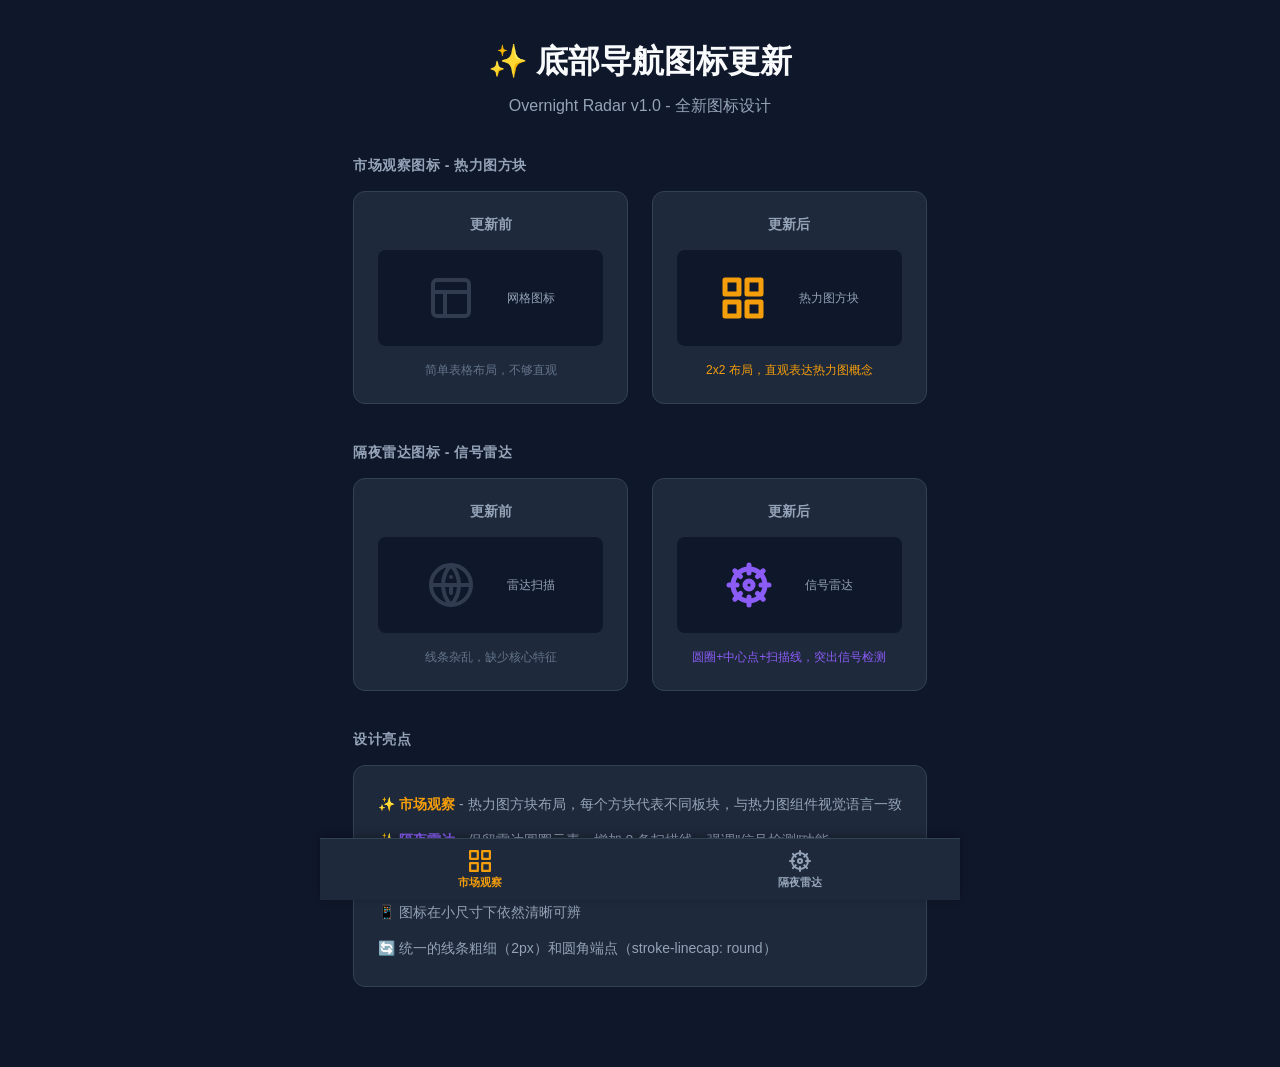
<file: design/nav-preview.html>
<!DOCTYPE html>
<html lang="zh-CN">
<head>
  <meta charset="UTF-8">
  <meta name="viewport" content="width=device-width, initial-scale=1.0">
  <title>底部导航图标预览 - v1.0</title>
  <style>
    * {
      margin: 0;
      padding: 0;
      box-sizing: border-box;
    }

    body {
      font-family: -apple-system, BlinkMacSystemFont, "Segoe UI", Roboto, sans-serif;
      background: #0F172A;
      color: #F8FAFC;
      display: flex;
      flex-direction: column;
      min-height: 100vh;
    }

    .main-content {
      flex: 1;
      padding: 40px 20px;
      max-width: 640px;
      margin: 0 auto;
    }

    h1 {
      font-size: 32px;
      font-weight: 700;
      margin-bottom: 12px;
      text-align: center;
    }

    .subtitle {
      font-size: 16px;
      color: #94A3B8;
      text-align: center;
      margin-bottom: 40px;
    }

    .preview-section {
      margin-bottom: 40px;
    }

    .preview-title {
      font-size: 14px;
      font-weight: 600;
      color: #94A3B8;
      margin-bottom: 16px;
      text-transform: uppercase;
      letter-spacing: 0.5px;
    }

    .tab-nav {
      position: fixed;
      bottom: 0;
      left: 0;
      right: 0;
      display: flex;
      background: #1E293B;
      border-top: 1px solid #334155;
      box-shadow: 0 -2px 8px rgba(0, 0, 0, 0.3);
      max-width: 640px;
      margin: 0 auto;
    }

    .tab-item {
      flex: 1;
      display: flex;
      flex-direction: column;
      align-items: center;
      justify-content: center;
      padding: 10px 0;
      border: none;
      background: transparent;
      cursor: pointer;
      color: #94A3B8;
      transition: all 0.2s;
    }

    .tab-item:hover {
      color: #F8FAFC;
    }

    .tab-item.active {
      color: #F59E0B;
    }

    .tab-item:nth-child(2).active {
      color: #8B5CF6;
    }

    .tab-icon {
      width: 24px;
      height: 24px;
      margin-bottom: 2px;
      transition: transform 0.2s;
    }

    .tab-item.active .tab-icon {
      transform: scale(1.1);
    }

    .tab-label {
      font-size: 11px;
      font-weight: 600;
    }

    .comparison {
      display: flex;
      gap: 24px;
      margin-bottom: 40px;
    }

    .comparison-card {
      flex: 1;
      background: #1E293B;
      border: 1px solid #334155;
      border-radius: 12px;
      padding: 24px;
      text-align: center;
    }

    .comparison-card h3 {
      font-size: 14px;
      font-weight: 600;
      margin-bottom: 16px;
      color: #94A3B8;
    }

    .icon-preview {
      display: flex;
      justify-content: center;
      align-items: center;
      gap: 32px;
      padding: 24px;
      background: #0F172A;
      border-radius: 8px;
      margin-bottom: 16px;
    }

    .icon-preview svg {
      width: 48px;
      height: 48px;
    }

    .icon-preview .old {
      opacity: 0.4;
    }

    .icon-preview .new {
      stroke-width: 2.5;
    }

    .icon-name {
      font-size: 12px;
      color: #94A3B8;
    }

    @media (max-width: 480px) {
      .comparison {
        flex-direction: column;
      }
    }
  </style>
</head>
<body>
  <div class="main-content">
    <h1>✨ 底部导航图标更新</h1>
    <p class="subtitle">Overnight Radar v1.0 - 全新图标设计</p>

    <!-- ─── 市场观察对比 ───────────────────────────────── -->
    <div class="preview-section">
      <h2 class="preview-title">市场观察图标 - 热力图方块</h2>

      <div class="comparison">
        <div class="comparison-card">
          <h3>更新前</h3>
          <div class="icon-preview">
            <svg class="old" xmlns="http://www.w3.org/2000/svg" width="48" height="48" viewBox="0 0 24 24" fill="none" stroke="#64748B" stroke-width="2" stroke-linecap="round" stroke-linejoin="round">
              <rect x="3" y="3" width="18" height="18" rx="2" ry="2"></rect>
              <line x1="3" y1="9" x2="21" y2="9"></line>
              <line x1="9" y1="21" x2="9" y2="9"></line>
            </svg>
            <span class="icon-name">网格图标</span>
          </div>
          <p style="font-size: 12px; color: #64748B;">简单表格布局，不够直观</p>
        </div>

        <div class="comparison-card">
          <h3>更新后</h3>
          <div class="icon-preview">
            <svg class="new" xmlns="http://www.w3.org/2000/svg" width="48" height="48" viewBox="0 0 24 24" fill="none" stroke="#F59E0B" stroke-width="2" stroke-linecap="round" stroke-linejoin="round">
              <rect x="3" y="3" width="7" height="7"></rect>
              <rect x="14" y="3" width="7" height="7"></rect>
              <rect x="14" y="14" width="7" height="7"></rect>
              <path d="M3 14h7v7H3z"></path>
            </svg>
            <span class="icon-name">热力图方块</span>
          </div>
          <p style="font-size: 12px; color: #F59E0B;">2x2 布局，直观表达热力图概念</p>
        </div>
      </div>
    </div>

    <!-- ─── 隔夜雷达对比 ───────────────────────────────── -->
    <div class="preview-section">
      <h2 class="preview-title">隔夜雷达图标 - 信号雷达</h2>

      <div class="comparison">
        <div class="comparison-card">
          <h3>更新前</h3>
          <div class="icon-preview">
            <svg class="old" xmlns="http://www.w3.org/2000/svg" width="48" height="48" viewBox="0 0 24 24" fill="none" stroke="#64748B" stroke-width="2" stroke-linecap="round" stroke-linejoin="round">
              <circle cx="12" cy="12" r="10"></circle>
              <line x1="12" y1="16" x2="12" y2="12"></line>
              <line x1="12" y1="8" x2="12.01" y2="8"></line>
              <path d="M12 2a14.5 14.5 0 0 0 0 20 14.5 14.5 0 0 0 0-20"></path>
              <path d="M2 12h20"></path>
            </svg>
            <span class="icon-name">雷达扫描</span>
          </div>
          <p style="font-size: 12px; color: #64748B;">线条杂乱，缺少核心特征</p>
        </div>

        <div class="comparison-card">
          <h3>更新后</h3>
          <div class="icon-preview">
            <svg class="new" xmlns="http://www.w3.org/2000/svg" width="48" height="48" viewBox="0 0 24 24" fill="none" stroke="#8B5CF6" stroke-width="2" stroke-linecap="round" stroke-linejoin="round">
              <path d="M12 20a8 8 0 1 0 0-16 8 8 0 0 0 0 16z"></path>
              <path d="M12 14a2 2 0 1 0 0-4 2 2 0 0 0 0 4z"></path>
              <path d="M12 2v4"></path>
              <path d="M12 18v4"></path>
              <path d="M4.93 4.93l2.83 2.83"></path>
              <path d="M16.24 16.24l2.83 2.83"></path>
              <path d="M2 12h4"></path>
              <path d="M18 12h4"></path>
              <path d="M4.93 19.07l2.83-2.83"></path>
              <path d="M16.24 7.76l2.83-2.83"></path>
            </svg>
            <span class="icon-name">信号雷达</span>
          </div>
          <p style="font-size: 12px; color: #8B5CF6;">圆圈+中心点+扫描线，突出信号检测</p>
        </div>
      </div>
    </div>

    <!-- ─── 设计说明 ───────────────────────────────────── -->
    <div class="preview-section">
      <h2 class="preview-title">设计亮点</h2>

      <div style="background: #1E293B; padding: 24px; border-radius: 12px; border: 1px solid #334155;">
        <ul style="list-style: none; color: #94A3B8; font-size: 14px; line-height: 2;">
          <li style="margin-bottom: 8px;">✨ <strong style="color: #F59E0B;">市场观察</strong> - 热力图方块布局，每个方块代表不同板块，与热力图组件视觉语言一致</li>
          <li style="margin-bottom: 8px;">✨ <strong style="color: #8B5CF6;">隔夜雷达</strong> - 保留雷达圆圈元素，增加 8 条扫描线，强调"信号检测"功能</li>
          <li style="margin-bottom: 8px;">🎨 激活状态使用品牌色（金色 / 紫色），增强视觉识别</li>
          <li style="margin-bottom: 8px;">📱 图标在小尺寸下依然清晰可辨</li>
          <li>🔄 统一的线条粗细（2px）和圆角端点（stroke-linecap: round）</li>
        </ul>
      </div>
    </div>
  </div>

  <!-- ─── 底部导航预览 ───────────────────────────────── -->
  <nav class="tab-nav">
    <button class="tab-item active">
      <svg class="tab-icon" xmlns="http://www.w3.org/2000/svg" width="24" height="24" viewBox="0 0 24 24" fill="none" stroke="currentColor" stroke-width="2" stroke-linecap="round" stroke-linejoin="round">
        <rect x="3" y="3" width="7" height="7"></rect>
        <rect x="14" y="3" width="7" height="7"></rect>
        <rect x="14" y="14" width="7" height="7"></rect>
        <path d="M3 14h7v7H3z"></path>
      </svg>
      <span class="tab-label">市场观察</span>
    </button>
    <button class="tab-item">
      <svg class="tab-icon" xmlns="http://www.w3.org/2000/svg" width="24" height="24" viewBox="0 0 24 24" fill="none" stroke="currentColor" stroke-width="2" stroke-linecap="round" stroke-linejoin="round">
        <path d="M12 20a8 8 0 1 0 0-16 8 8 0 0 0 0 16z"></path>
        <path d="M12 14a2 2 0 1 0 0-4 2 2 0 0 0 0 4z"></path>
        <path d="M12 2v4"></path>
        <path d="M12 18v4"></path>
        <path d="M4.93 4.93l2.83 2.83"></path>
        <path d="M16.24 16.24l2.83 2.83"></path>
        <path d="M2 12h4"></path>
        <path d="M18 12h4"></path>
        <path d="M4.93 19.07l2.83-2.83"></path>
        <path d="M16.24 7.76l2.83-2.83"></path>
      </svg>
      <span class="tab-label">隔夜雷达</span>
    </button>
  </nav>

  <script>
    // 点击切换激活状态
    document.querySelectorAll('.tab-item').forEach(item => {
      item.addEventListener('click', function() {
        document.querySelectorAll('.tab-item').forEach(i => i.classList.remove('active'));
        this.classList.add('active');
      });
    });
  </script>
</body>
</html>
</file>
